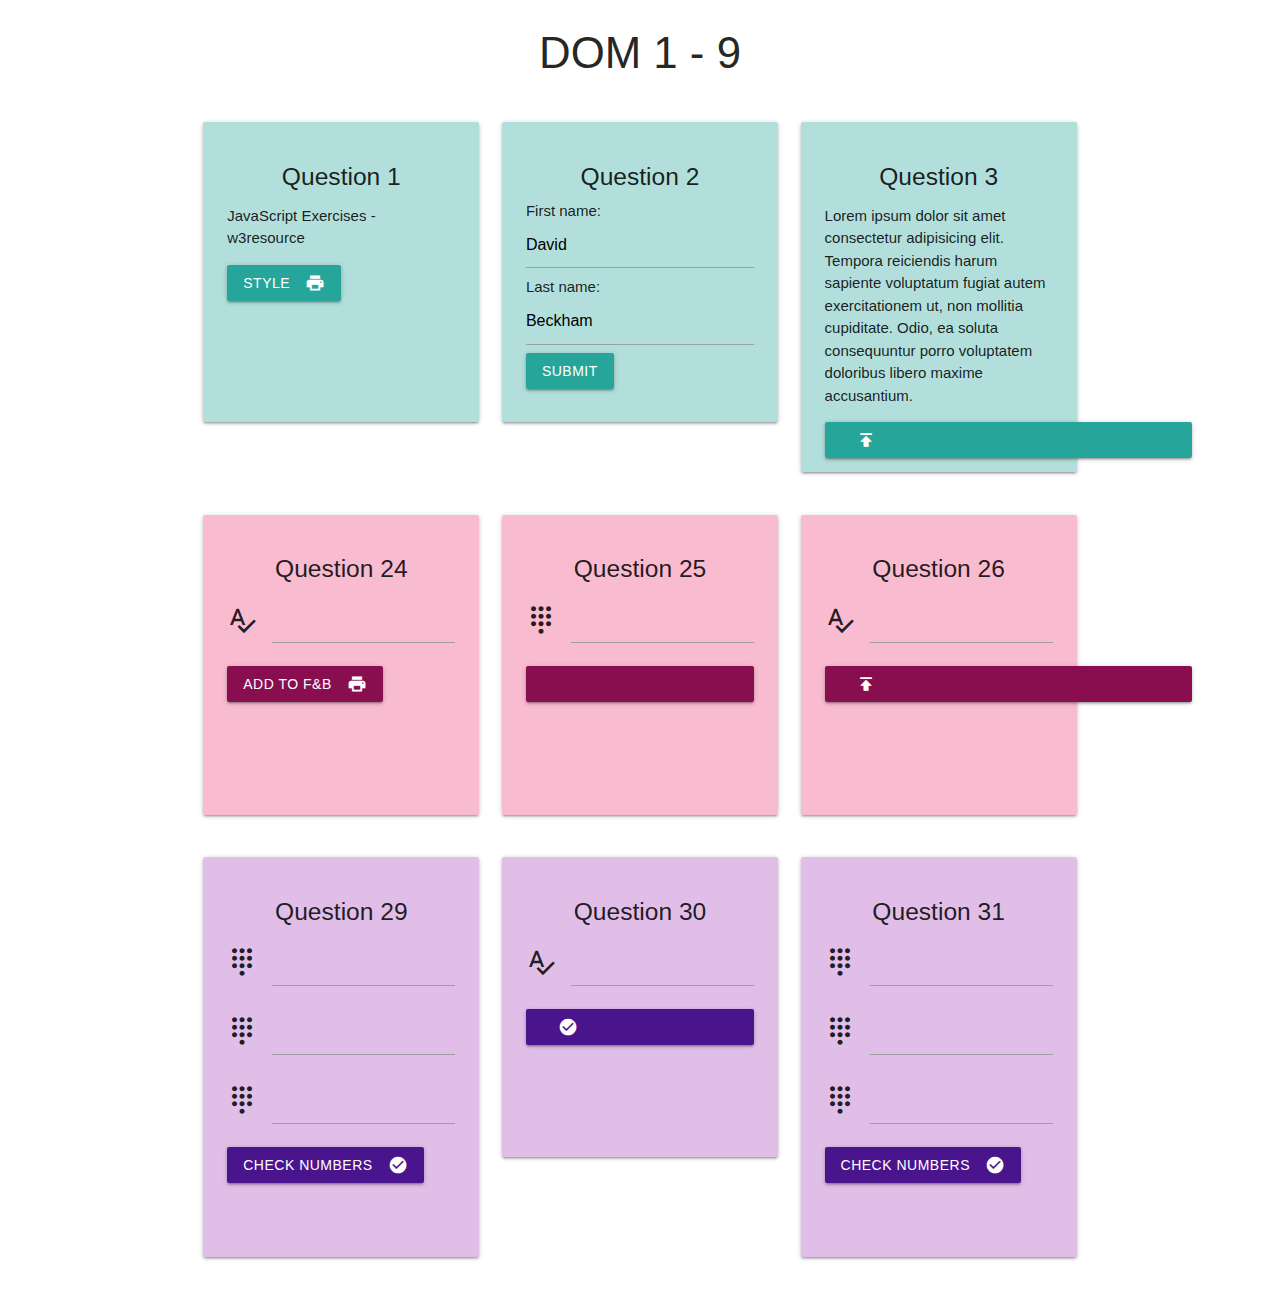
<file: Dom1.html>
<!DOCTYPE html>
<html lang="en">
  <head>
    <meta charset="UTF-8" />
    <meta name="viewport" content="width=device-width, initial-scale=1.0" />
    <title>DOM 1</title>
    <!-- Compiled and minified CSS -->
    <link rel="stylesheet" href="https://cdnjs.cloudflare.com/ajax/libs/materialize/1.0.0/css/materialize.min.css" />
    <link href="https://fonts.googleapis.com/icon?family=Material+Icons" rel="stylesheet" />
    <link rel="stylesheet" href="main.css" />
    <script src="dom1.js" defer></script>
  </head>
  <body>
    <div class="container">
      <div class="row">
        <h3 class="center-align">DOM 1 - 9</h3>
      </div>
      <!-- First row -->
      <div class="row">
        <div class="col s12 m4">
          <div class="card-panel teal lighten-4">
            <div class="center-align">
              <h5 class="card-title">Question 1</span>
            </div>
            <p id ='text'>JavaScript Exercises - w3resource</p> 
            <div>
            <button id="jsstyle"  class="btn waves-effect waves-light" type="submit" name="action">
              Style
              <i class="material-icons right">print</i>
            </button>
            </div>
          </div>
        </div>
        <!-- second card -->
        <div class="col s12 m4">
            <div class="card-panel teal lighten-4">
                <div class="center-align">
                  <h5 class="card-title">Question 2</span>
                </div>
                
                  <form id="form1" action = "#" onsubmit="getFormvalue(); return false">
                    First name: <input type="text" name="fname" value="David"><br>
                    Last name: <input type="text" name="lname" value="Beckham"><br>
                    <input type="submit" value="Submit" class="btn waves-effect waves-light">
                    </form>
               
                
              </div>
        </div>
        <!-- third card -->
        <div class="col s12 m4">
            <div class="card-panel teal lighten-4" style="height: 350px;">
                <div class="center-align">
                  <h5 class="card-title">Question 3</span>
                  </div>
                  <p id="paragraph">Lorem ipsum dolor sit amet consectetur adipisicing elit. Tempora reiciendis harum sapiente voluptatum fugiat autem exercitationem ut, non mollitia cupiditate. Odio, ea soluta consequuntur porro voluptatem doloribus libero maxime accusantium.</p>
                  <button onclick="changeBG()" class="btn waves-effect waves-light" type="submit" name="action">
                    <i class="material-icons right">published_with_changes</i>
                  Change Background Color
                </button>
              </div>
        </div>
      </div>
      <!-- second row -->
      <div class="row">
        <div class="col s12 m4">
          <div class="card-panel pink lighten-4">
            <div class="center-align">
              <h5 class="card-title">Question 24</span>
            </div>
            <div class="input-field">
              <i class="material-icons prefix">spellcheck</i>
              <input id="fbStr" type="text" class="validate" />
            </div>
            <button onclick="addFB()" class="btn waves-effect waves-light pink darken-4" type="submit" name="action">
              add to F&B
              <i class="material-icons right">print</i>
            </button>
            <div id="outFbStr"></div>
          </div>
        </div>
        <!-- second card -->
        <div class="col s12 m4">
            <div class="card-panel pink lighten-4">
                <div class="center-align">
                  <h5 class="card-title">Question 25</span>
                </div>
                <div class="input-field">
                    <i class="material-icons prefix">dialpad</i>
                    <input id="number" type="text" class="validate" />
                  </div>
                <button onclick="divide()" class="btn waves-effect waves-light pink darken-4" type="submit" name="action">
                    <i class="material-icons right">calculate</i>
                  Divsible
                </button>
                <div id="divisible"></div>
              </div>
        </div>
        <!-- third card -->
        <div class="col s12 m4">
            <div class="card-panel pink lighten-4">
                <div class="center-align">
                  <h5 class="card-title">Question 26</span>
                </div>
                <div class="input-field">
                  <i class="material-icons prefix">spellcheck</i>
                  <input id="mainStr" type="text" class="validate" />
                </div>
                
                <button onclick="threeChar()" class="btn waves-effect waves-light pink darken-4" type="submit" name="action">
                    <i class="material-icons right">published_with_changes</i>
                  Swap Letters
                </button>
                <div id="out"></div>
              </div>
        </div>
      </div>
      <!-- third row -->
      <div class="row">
        <div class="col s12 m4">
          <div class="card-panel purple lighten-4" style="height: 400px;">
            <div class="center-align">
              <h5 class="card-title">Question 29</span>
            </div>
            <div class="input-field">
              <i class="material-icons prefix">dialpad</i>
              <input id="num1" type="text" class="validate" />
            </div>
            <div class="input-field">
              <i class="material-icons prefix">dialpad</i>
              <input id="num2" type="text" class="validate" />
            </div>
            <div class="input-field">
              <i class="material-icons prefix">dialpad</i>
              <input id="num3" type="text" class="validate" />
            </div>
            <button onclick="threeNum()" class="btn waves-effect waves-light purple darken-4" type="submit" name="action">
              Check Numbers
              <i class="material-icons right">check_circle</i>
            </button>
            <p id="result"></p>
          </div>
        </div>
        <!-- second card -->
        <div class="col s12 m4">
            <div class="card-panel purple lighten-4">
                <div class="center-align">
                  <h5 class="card-title">Question 30</span>
                </div>
                <div class="input-field">
                    <i class="material-icons prefix">spellcheck</i>
                    <input id="givenStr" type="text" class="validate" />
                  </div>
                <button onclick="checkScript()" class="btn waves-effect waves-light purple darken-4" type="submit" name="action">
                    <i class="material-icons right">check_circle_outline</i>
                  Find Script
                </button>
                <div id="wordScript"></div>
              </div>
        </div>
        <!-- third card -->
        <div class="col s12 m4">
          <div class="card-panel purple lighten-4" style="height: 400px;">
            <div class="center-align">
              <h5 class="card-title">Question 31</span>
            </div>
            <div class="input-field">
              <i class="material-icons prefix">dialpad</i>
              <input id="int1" type="text" class="validate" />
            </div>
            <div class="input-field">
              <i class="material-icons prefix">dialpad</i>
              <input id="int2" type="text" class="validate" />
            </div>
            <div class="input-field">
              <i class="material-icons prefix">dialpad</i>
              <input id="int3" type="text" class="validate" />
            </div>
            <button onclick="threeInt()" class="btn waves-effect waves-light purple darken-4" type="submit" name="action">
              Check Numbers
              <i class="material-icons right">check_circle</i>
            </button>
            <p id="intResult"></p>
          </div>

        </div>
      </div>
    </div>
  </body>
</html>
</file>
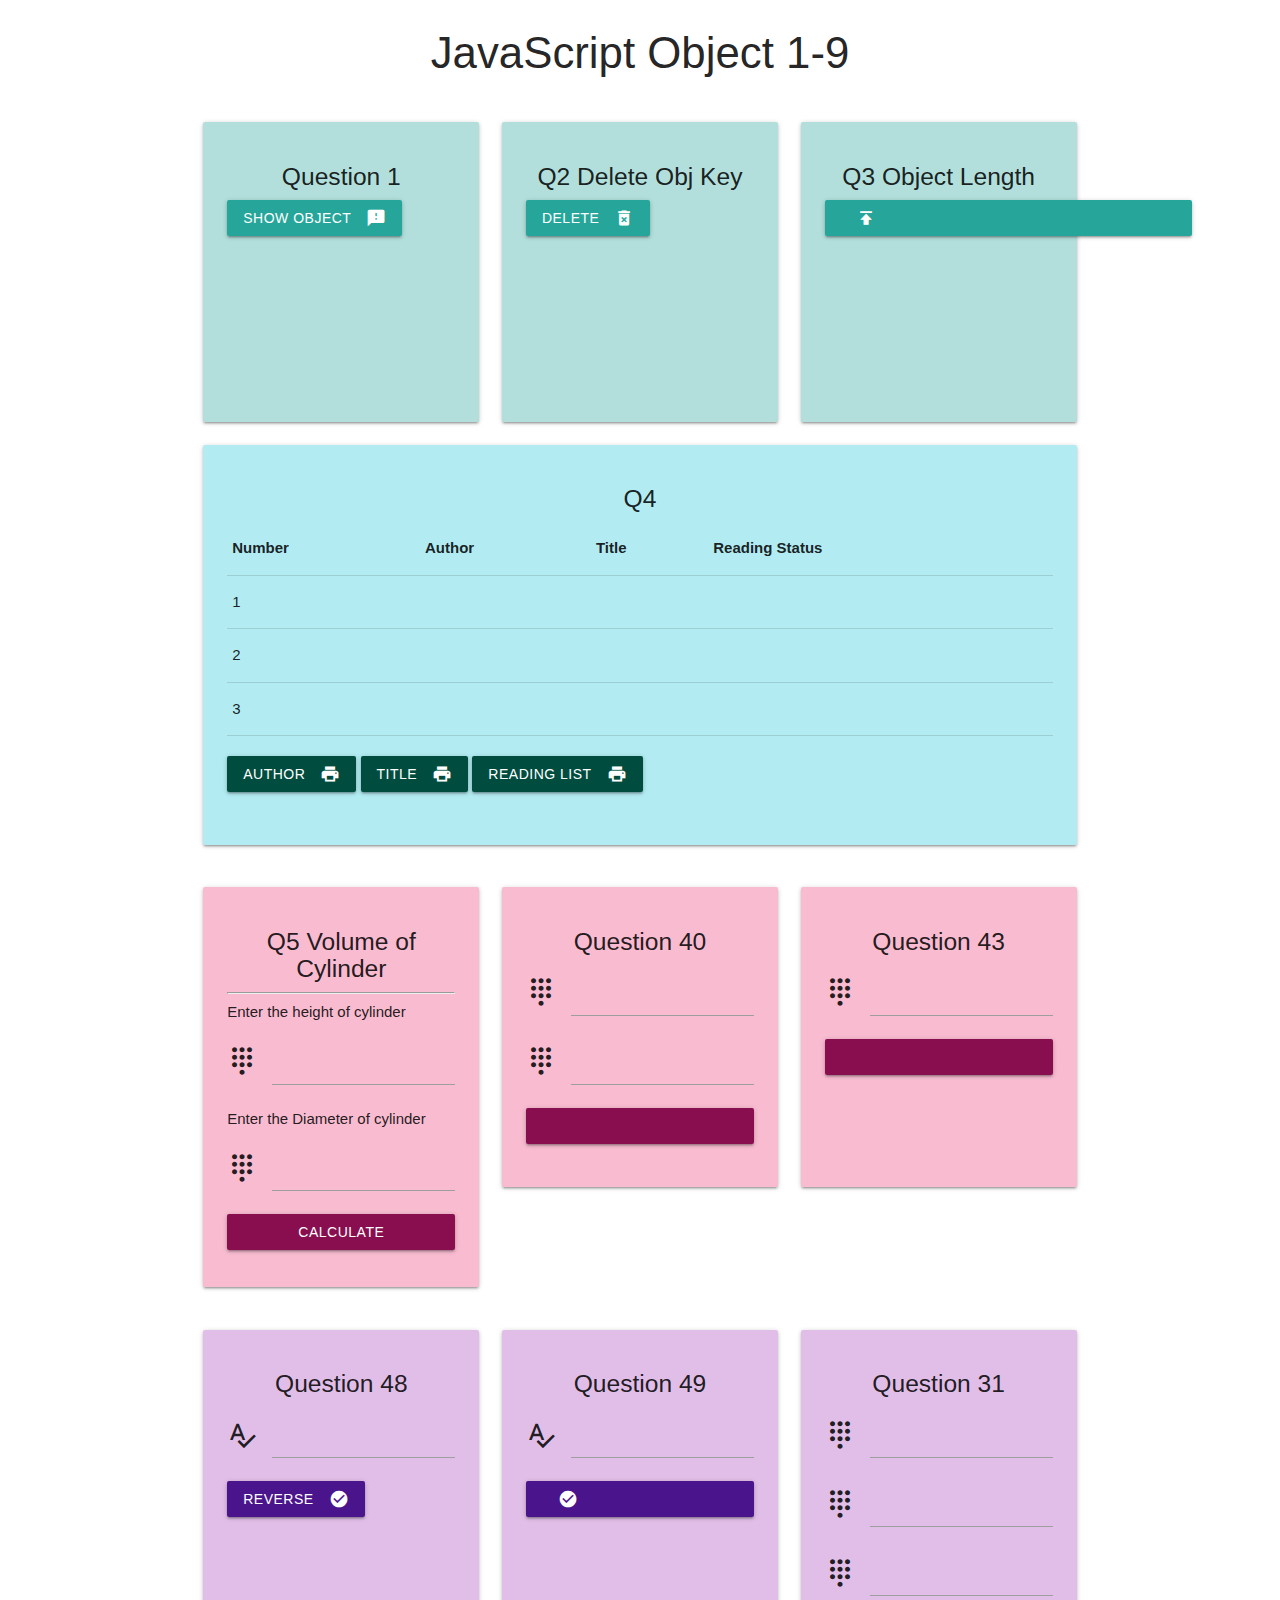
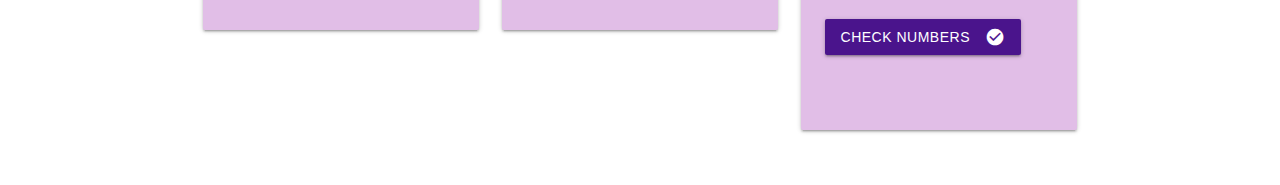
<file: object1.html>
<!DOCTYPE html>
<html lang="en">
  <head>
    <meta charset="UTF-8" />
    <meta name="viewport" content="width=device-width, initial-scale=1.0" />
    <title>Question 20 to 30</title>
    <!-- Compiled and minified CSS -->
    <link rel="stylesheet" href="https://cdnjs.cloudflare.com/ajax/libs/materialize/1.0.0/css/materialize.min.css" />
    <link href="https://fonts.googleapis.com/icon?family=Material+Icons" rel="stylesheet" />
    <link rel="stylesheet" href="main.css" />
    <script src="object1.js" defer></script>
  </head>
  <body>
    <div class="container">
      <div class="row">
        <h3 class="center-align">JavaScript Object 1-9</h3>
      </div>
      <!-- First row -->
      <div class="row">
        <div class="col s12 m4">
          <div class="card-panel teal lighten-4">
            <div class="center-align">
              <h5 class="card-title">Question 1</span>
            </div>
           
            <button onclick="firstObj()" class="btn waves-effect waves-light" type="submit" name="action">
              Show Object
              <i class="material-icons right">feedback</i>
            </button>
            <div id="obj1"></div>
          </div>
        </div>
        <!-- second card -->
        <div class="col s12 m4">
            <div class="card-panel teal lighten-4">
                <div class="center-align">
                  <h5 class="card-title">Q2 Delete Obj Key</span>
                </div>
                <button onclick="delObj()" class="btn waves-effect waves-light" type="submit" name="action">
                    <i class="material-icons right">delete_forever</i>
                  Delete
                </button>
                <div id="obj2"></div>
              </div>
        </div>
        <!-- third card -->
        <div class="col s12 m4">
            <div class="card-panel teal lighten-4">
                <div class="center-align">
                  <h5 class="card-title">Q3 Object Length</span>
                </div>
                <button onclick="obj3()" class="btn waves-effect waves-light" type="submit" name="action">
                    <i class="material-icons right">published_with_changes</i>Length of Object
                
                </button>
                <div id="obj3"></div>
              </div>
        </div>
        <!-- Q4 Row -->
        <div class="row">
          
            <div class="col s12 m12">
              <div class="card-panel cyan lighten-4" style="height: 400px;">
                <div class="center-align">
                  <h5 class="card-title">Q4</span>
                </div>
                <table>
                  <thead>
                    <tr>
                        <th>Number</th>
                        <th>Author</th>
                        <th>Title</th>
                        <th>Reading Status</th>
                    </tr>
                  </thead>
          
                  <tbody>
                    <tr>
                      <td>1</td>
                      <td class="A"></td>
                      <td class="T"></td>
                      <td class="RL"></td>
                    </tr>
                    <tr>
                      <td>2</td>
                      <td class="A"></td>
                      <td class="T"></td>
                      <td class="RL"></td>
                    </tr>
                    <tr>
                      <td>3</td>
                      <td class="A"></td>
                      <td class="T"></td>
                      <td class="RL"></td>
                    </tr>
                  </tbody>
                </table>
                <button id="Author" class="btn waves-effect waves-light teal darken-4" type="submit" name="action" style="margin-top: 20px;">
                    Author
                    <i class="material-icons right">print</i>
                </button>
                <button id="Title" class="btn waves-effect waves-light teal darken-4" type="submit" name="action" style="margin-top: 20px;">
                  Title
                  <i class="material-icons right">print</i>
              </button>
              <button id="ReadingList" class=" waves-effect waves-light btn teal darken-4" type="submit" name="action" style="margin-top: 20px;">
                Reading List
                <i class="material-icons right">print</i>
            </button>
              </div>
              </div>
        </div>
      
      <!-- Third row -->
      <div class="row">
        <div class="col s12 m4">
          <div class="card-panel pink lighten-4" style="height: 400px;">
            <div class="center-align">
              <h5 class="card-title">Q5 Volume of Cylinder</span>
            </div>
            <hr>
            Enter the height of cylinder
            <div class="input-field">
              <i class="material-icons prefix">dialpad</i>
              <input id="height" type="text" class="validate" />
            </div>
            Enter the Diameter of cylinder
            <div class="input-field">
              <i class="material-icons prefix">dialpad</i>
              <input id="diameter" type="text" class="validate" />
            </div>
            <button id="cylander" class="btn waves-effect waves-light pink darken-4" type="submit" name="action">
            Calculate              
            <i class="material-icons right">calculate</i>
            </button>
            <div id="cylanderVol"></div>
          </div>
        </div>
        <!-- second card -->
        <div class="col s12 m4">
            <div class="card-panel pink lighten-4">
                <div class="center-align">
                  <h5 class="card-title">Question 40</span>
                </div>
                <div class="input-field">
                    <i class="material-icons prefix">dialpad</i>
                    <input id="number1" type="text" class="validate" />
                  </div>
                <div class="input-field">
                    <i class="material-icons prefix">dialpad</i>
                    <input id="number2" type="text" class="validate" />
                  </div>
                <button onclick="eight()" class="btn waves-effect waves-light pink darken-4" type="submit" name="action">
                    <i class="material-icons right">calculate</i>
                  Find Magic
                </button>
                <div id="outEight"></div>
              </div>
        </div>
        <!-- third card -->
        <div class="col s12 m4">
            <div class="card-panel pink lighten-4">
                <div class="center-align">
                  <h5 class="card-title">Question 43</span>
                </div>
                <div class="input-field">
                  <i class="material-icons prefix">dialpad</i>
                  <input id="mainInt" type="text" class="validate" />
                </div>
                
                <button onclick="rightmost()" class="btn waves-effect waves-light pink darken-4" type="submit" name="action">
                    <i class="material-icons right">calculate</i>
                  Last Digit
                </button>
                <div id="outInt"></div>
              </div>
        </div>
      </div>
      <!-- third row -->
      <div class="row">
        <div class="col s12 m4">
          <div class="card-panel purple lighten-4" >
            <div class="center-align">
              <h5 class="card-title">Question 48</span>
            </div>
            <div class="input-field">
              <i class="material-icons prefix">spellcheck</i>
              <input id="inputStr" type="text" class="validate" />
            </div>
            <button onclick="reverse()" class="btn waves-effect waves-light purple darken-4" type="submit" name="action">
              Reverse
              <i class="material-icons right">check_circle</i>
            </button>
            <p id="outputStr"></p>
          </div>
        </div>
        <!-- second card -->
        <div class="col s12 m4">
            <div class="card-panel purple lighten-4">
                <div class="center-align">
                  <h5 class="card-title">Question 49</span>
                </div>
                <div class="input-field">
                    <i class="material-icons prefix">spellcheck</i>
                    <input id="charin" type="text" class="validate" />
                  </div>
                <button onclick="nextLetter()" class="btn waves-effect waves-light purple darken-4" type="submit" name="action">
                    <i class="material-icons right">check_circle_outline</i>
                  Find Script
                </button>
                <div id="charout"></div>
              </div>
        </div>
        <!-- third card -->
        <div class="col s12 m4">
          <div class="card-panel purple lighten-4" style="height: 400px;">
            <div class="center-align">
              <h5 class="card-title">Question 31</span>
            </div>
            <div class="input-field">
              <i class="material-icons prefix">dialpad</i>
              <input id="int1" type="text" class="validate" />
            </div>
            <div class="input-field">
              <i class="material-icons prefix">dialpad</i>
              <input id="int2" type="text" class="validate" />
            </div>
            <div class="input-field">
              <i class="material-icons prefix">dialpad</i>
              <input id="int3" type="text" class="validate" />
            </div>
            <button onclick="threeInt()" class="btn waves-effect waves-light purple darken-4" type="submit" name="action">
              Check Numbers
              <i class="material-icons right">check_circle</i>
            </button>
            <p id="intResult"></p>
          </div>

        </div>
      </div>
    </div>
  </body>
</html>
</file>
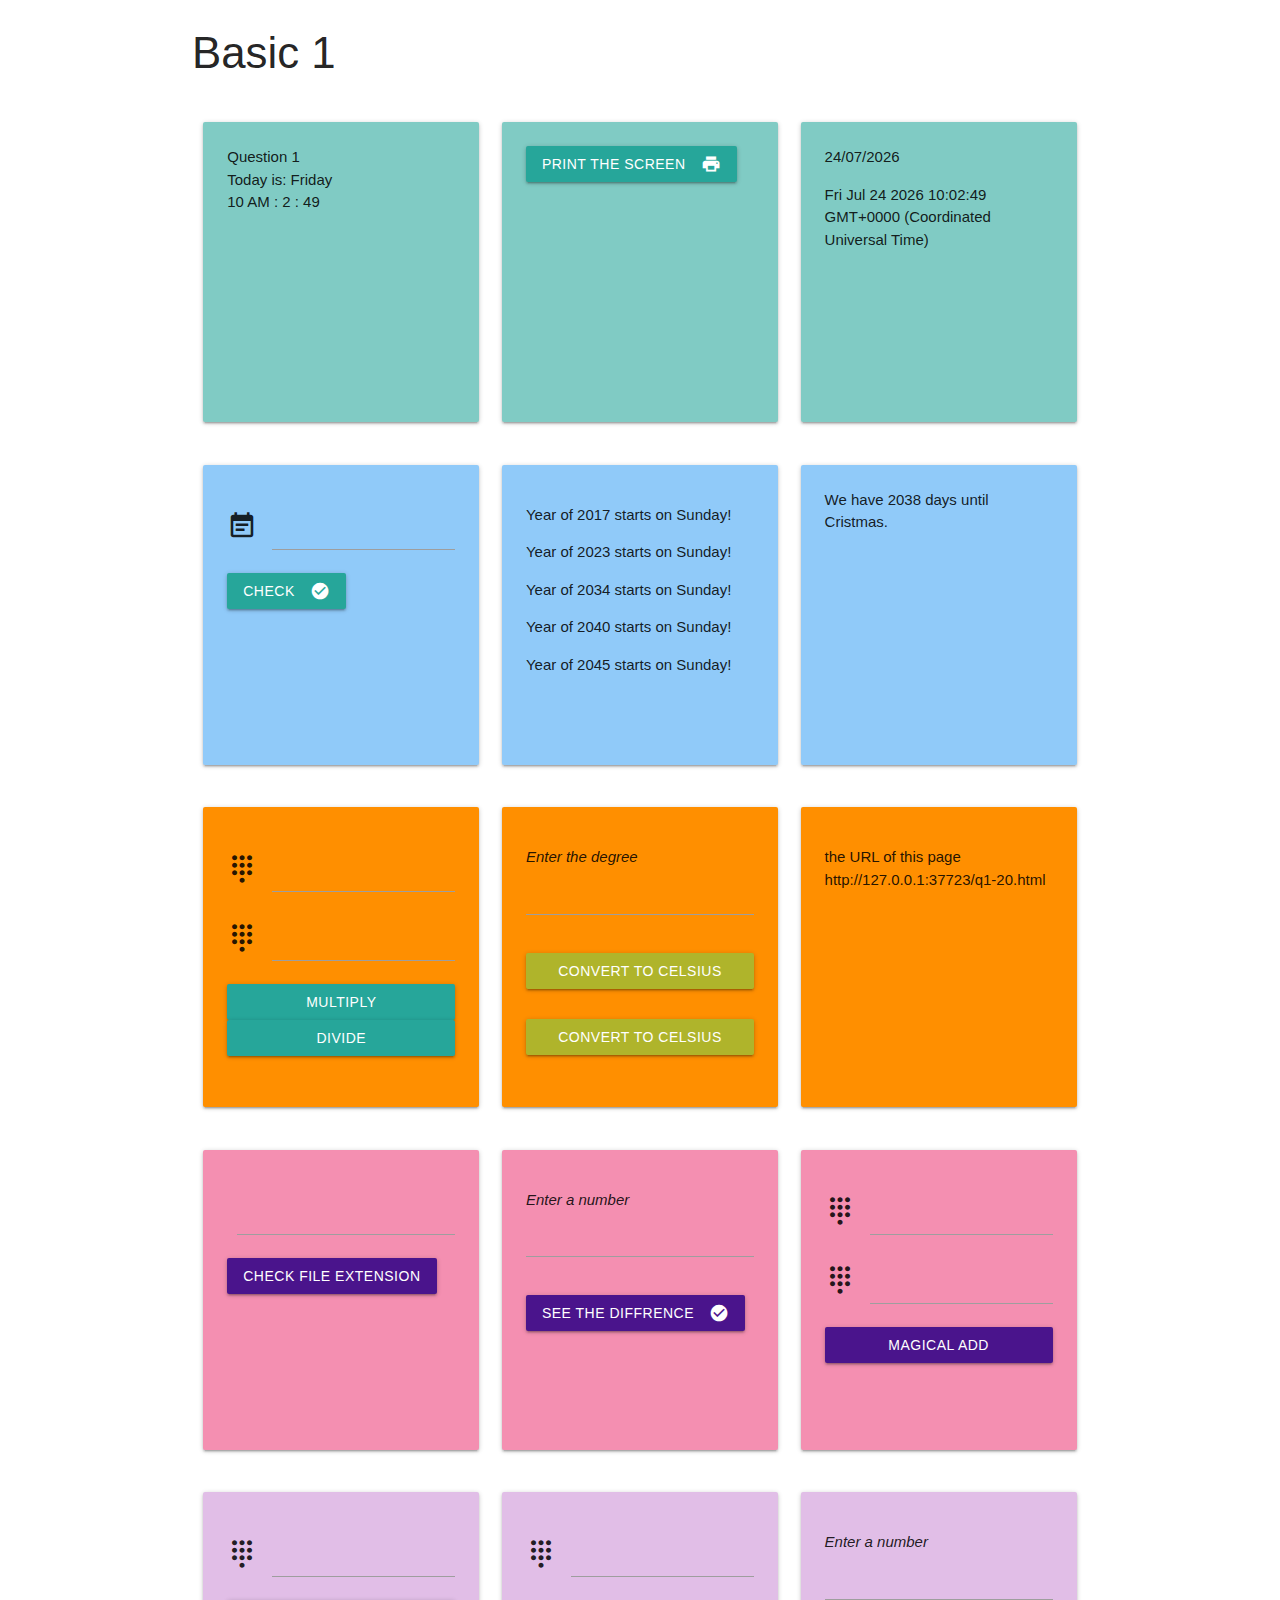
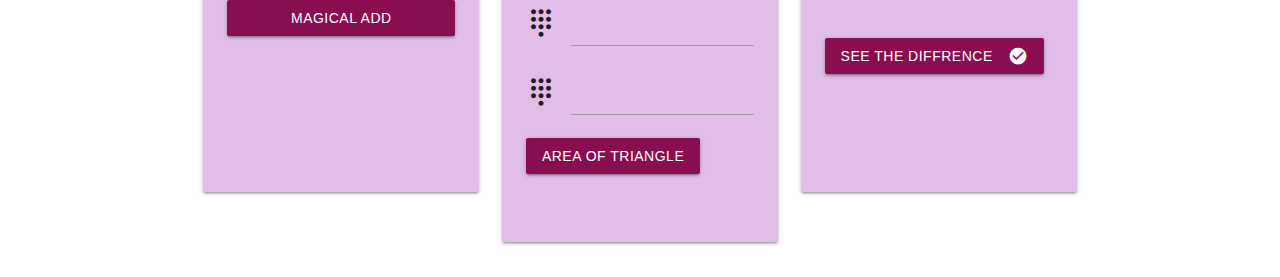
<file: q1-20.html>
<!DOCTYPE html>
<html lang="en">
  <head>
    <meta charset="UTF-8" />
    <meta name="viewport" content="width=device-width, initial-scale=1.0" />
    <title>W3 Exercise - Basic</title>
    <!-- Compiled and minified CSS -->
    <link rel="stylesheet" href="https://cdnjs.cloudflare.com/ajax/libs/materialize/1.0.0/css/materialize.min.css" />
    <link href="https://fonts.googleapis.com/icon?family=Material+Icons" rel="stylesheet" />
    <link rel="stylesheet" href="main.css">
  </head>
  <body>
    <div class="container">
      <div class="row">
        <h3>Basic 1</h3>
      </div>
      <!-- First row -->
      <div class="row">
        <div class="col s12 m4">
          <div class="card-panel teal lighten-3">
            <span class="card-title">Question 1</span>
            <div id="q1"></div>
            <div id="q1b"></div>
          </div>
        </div>
        <!-- second card -->
        <div class="col s12 m4">
          <div class="card-panel teal lighten-3">
            <button id="q2" class="btn waves-effect waves-light" type="submit" name="action">
              print the screen
              <i class="material-icons right">print</i>
            </button>
          </div>
        </div>
        <!-- third card -->
        <div class="col s12 m4">
          <div class="card-panel teal lighten-3">
            <div id="q3"></div>
          </div>
        </div>
      </div>
      <!-- second row -->
      <div class="row">
        <div class="col s12 m4">
          <div class="card-panel blue lighten-3">
            <div class="input-field">
              <i class="material-icons prefix">event_note</i>
              <input id="year" type="text" class="validate" />
              <!-- <label>Enter year</label> -->
            </div>
            <!-- <input type="text" id="year" /> -->
            <!-- <button onclick="leapYear()">Enter</button> -->
            <button onclick="leapYear()" class="btn waves-effect waves-light" type="submit" name="action">
              Check
              <i class="material-icons right">check_circle</i>
            </button>
            <span id="span"></span>
          </div>
        </div>
        <!-- second card -->
        <div class="col s12 m4">
          <div class="card-panel blue lighten-3">
            <div id="q7"></div>
          </div>
        </div>
        <!-- third card -->
        <div class="col s12 m4">
          <div class="card-panel blue lighten-3">
            <div id="q9"></div>
          </div>
        </div>
      </div>
      <!-- third row -->
      <div class="row">
        <div class="col s12 m4">
          <div class="card-panel amber darken-3">
            <div class="input-field">
              <i class="material-icons prefix">dialpad</i>
              <input id="num1" type="text" class="validate" />
            </div>
            <div class="input-field">
              <i class="material-icons prefix">dialpad</i>
              <input id="num2" type="text" class="validate" />
              <!-- <label>Enter year</label> -->
            </div>
            <!-- <input type="text" id="year" /> -->
            <!-- <button onclick="leapYear()">Enter</button> -->
            <button onclick="multiply()" class="btn waves-effect waves-light" type="submit" name="action">
              Multiply
              <i class="material-icons right">calculate</i>
            </button>
            <button onclick="divide()" class="btn waves-effect waves-light" type="submit" name="action">
              Divide
              <i class="material-icons right">calculate</i>
            </button>
            <span id="calResult"></span>
          </div>
        </div>
        <!-- second card -->
        <div class="col s12 m4">
          <div class="card-panel amber darken-3">
            <div class="row">
              <div class="input-field col s12">
                <i clfass="material-icons prefix">Enter the degree</i>
                <input type="text" id="degree" class="autocomplete" />
              </div>
              <div class="input-field col s12">
                <button
                  onclick="Celsius()"
                  class="btn waves-effect waves-light lime darken-2"
                  type="submit"
                  name="action"
                >
                  Convert to Celsius
                  <i class="material-icons right">ac_unit</i>
                </button>
              </div>
              <div class="input-field col s12">
                <button
                  onclick="Fahrenheit()"
                  class="btn waves-effect waves-light lime darken-2"
                  type="submit"
                  name="action"
                >
                  Convert to Celsius
                  <i class="material-icons right">ac_unit</i>
                </button>
              </div>
              <div id="outputDegree"></div>
            </div>
          </div>
        </div>
        <!-- third card -->
        <div class="col s12 m4">
          <div class="card-panel amber darken-3">
            <div id="q12"></div>
          </div>
        </div>
      </div>
      <!-- fourth row -->
      <div class="row">
        <div class="col s12 m4">
          <div class="card-panel pink lighten-3">
            <form action="">
              <div class="file-field input-field">
                <input type="file" />
                <!-- <div class="btn purple darken-4">
                  <span>File</span>
                </div> -->
                <div class="file-path-wrapper">
                  <input class="file-path validate" type="text" id="file" />
                </div>
              </div>
              <button class="btn purple darken-4" type="button" onclick="checkFile()">Check File Extension</button>
            </form>
            <div id="extResult"></div>
          </div>
        </div>
        <!-- second card -->
        <div class="col s12 m4">
          <div class="card-panel pink lighten-3">
            <div class="row">
              <div class="input-field col s12">
                <i clfass="material-icons prefix">Enter a number</i>
                <input type="text" class="autocomplete" id="thirteen" />
              </div>
              <div class="input-field col s12">
                <button
                  onclick="CheckTo13()"
                  class="btn waves-effect waves-light purple darken-4"
                  type="button"
                  name="action"
                >
                  See the Diffrence
                  <i class="material-icons right">check_circle</i>
                </button>
              </div>

              <div id="to13"></div>
            </div>
          </div>
        </div>
        <!-- third card -->
        <div class="col s12 m4">
          <div class="card-panel pink lighten-3">
            
              <div class="input-field">
                <i class="material-icons prefix">dialpad</i>
                <input id="n1" type="text" class="validate" />
              </div>
              <div class="input-field">
                <i class="material-icons prefix">dialpad</i>
                <input id="n2" type="text" class="validate" />
                <!-- <label>Enter year</label> -->
              </div>
              <!-- <input type="text" id="year" /> -->
              <!-- <button onclick="leapYear()">Enter</button> -->
              <button onclick="magicAdd()" class="btn waves-effect waves-light purple darken-4" type="submit" name="action">
                Magical Add
                <i class="material-icons right">calculate</i>
              </button>
              
              <div id="q16"></div>
            </div>
          </div>
        </div>
        
        <!-- fifth row -->
        <div class="row">
          <!-- First Card -->
          <div class="col s12 m4">
            <div class="card-panel purple lighten-4">
                <div class="input-field">
                  <i class="material-icons prefix">dialpad</i>
                  <input id="number" type="text" class="validate" />
                </div>
                <button onclick="addNinteen()" class="btn waves-effect waves-light pink darken-4" type="submit" name="action">
                  Magical Add
                  <i class="material-icons right">calculate</i>
                </button>
                             
                <div id="ninteenRes"></div>
              </div>
            </div>
            <!-- Second Card -->
          <div class="col s12 m4">
          <div class="card-panel purple lighten-4" style="height: 350px !important;">
            <form action="">
              
              <div class="input-field">
                <i class="material-icons prefix">dialpad</i>
                <input id="side1" type="text" class="validate" />
              </div>
              <div class="input-field">
                <i class="material-icons prefix">dialpad</i>
                <input id="side2" type="text" class="validate" />
              </div>
              <div class="input-field">
                <i class="material-icons prefix">dialpad</i>
                <input id="side3" type="text" class="validate" />
              </div>
              <button class="btn pink darken-4" type="button" onclick="triArea()">Area of Triangle</button>
            </form>
            <div id="resultArea"></div>
          </div>
        </div>
        <!-- Third card -->
        <div class="col s12 m4">
          <div class="card-panel purple lighten-4">
            <div class="row">
              <div class="input-field col s12">
                <i clfass="material-icons prefix">Enter a number</i>
                <input type="text" class="autocomplete" />
              </div>
              <div class="input-field col s12">
                <button
                  onclick=""
                  class="btn waves-effect waves-light pink darken-4"
                  type="button"
                  name="action"
                >
                  See the Diffrence
                  <i class="material-icons right">check_circle</i>
                </button>
              </div>

              <div></div>
            </div>
          </div>
        </div>
        
        </div>
      </div>
    </div>

    <script src="q1-20.js"></script>
    <!-- Compiled and minified JavaScript -->
    <script src="https://cdnjs.cloudflare.com/ajax/libs/materialize/1.0.0/js/materialize.min.js"></script>
  </body>
</html>
</file>
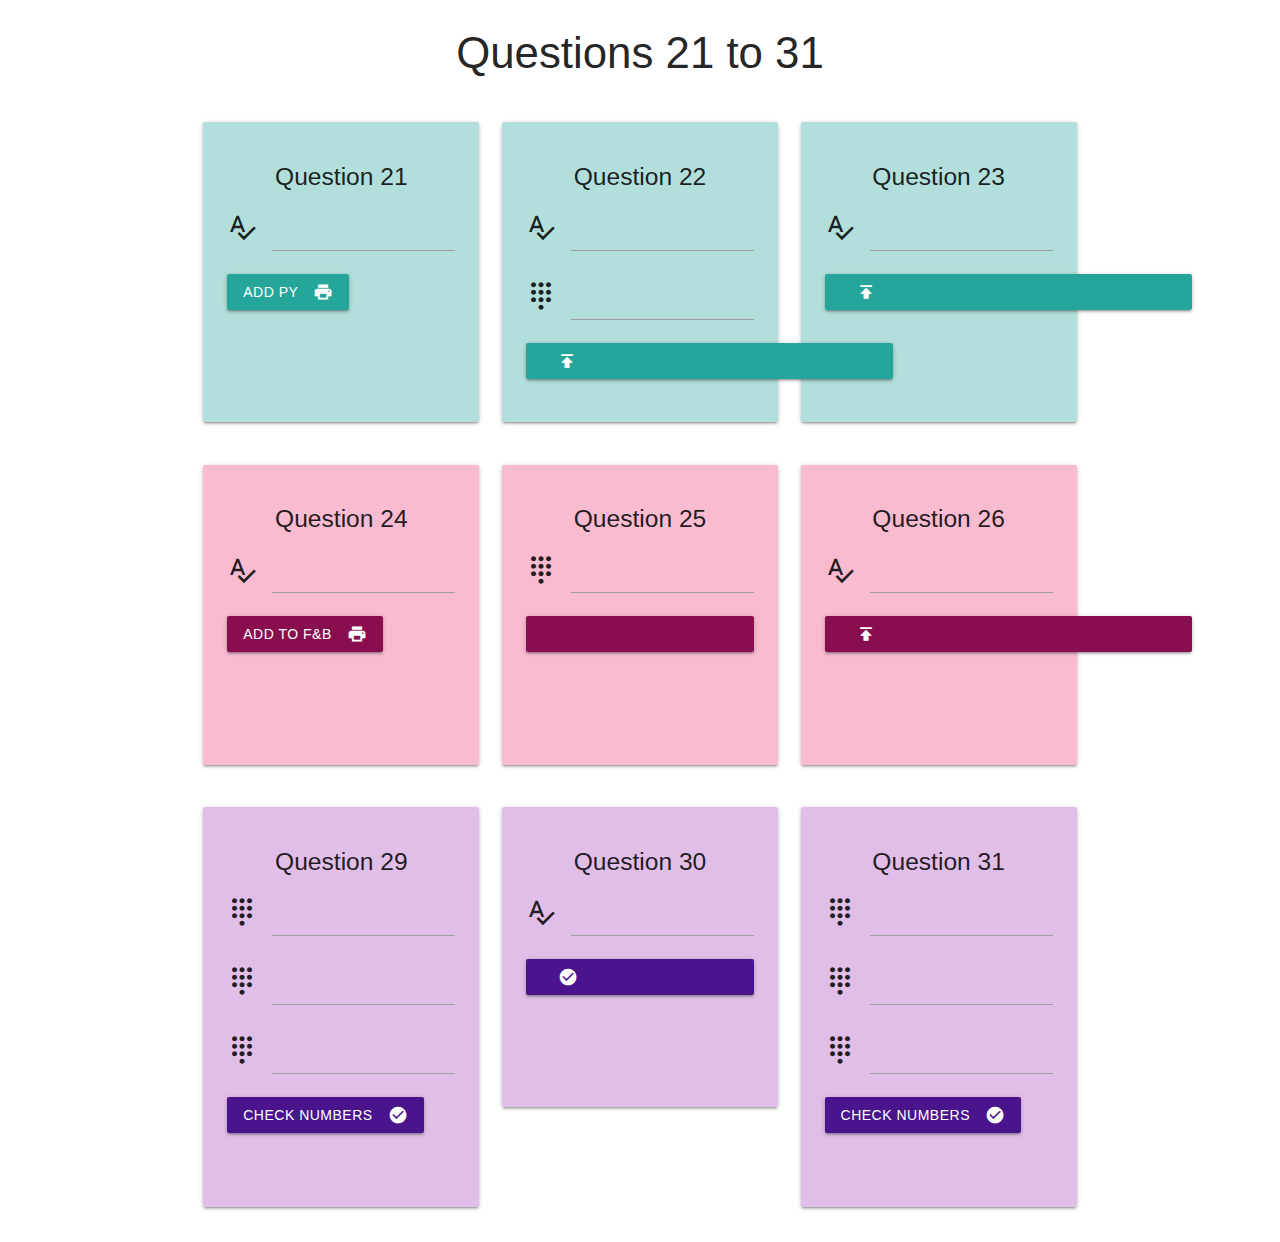
<file: q20-30.html>
<!DOCTYPE html>
<html lang="en">
  <head>
    <meta charset="UTF-8" />
    <meta name="viewport" content="width=device-width, initial-scale=1.0" />
    <title>Question 20 to 30</title>
    <!-- Compiled and minified CSS -->
    <link rel="stylesheet" href="https://cdnjs.cloudflare.com/ajax/libs/materialize/1.0.0/css/materialize.min.css" />
    <link href="https://fonts.googleapis.com/icon?family=Material+Icons" rel="stylesheet" />
    <link rel="stylesheet" href="main.css" />
    <script src="q20-30.js" defer></script>
  </head>
  <body>
    <div class="container">
      <div class="row">
        <h3 class="center-align">Questions 21 to 31</h3>
      </div>
      <!-- First row -->
      <div class="row">
        <div class="col s12 m4">
          <div class="card-panel teal lighten-4">
            <div class="center-align">
              <h5 class="card-title">Question 21</span>
            </div>
            <div class="input-field">
              <i class="material-icons prefix">spellcheck</i>
              <input id="string" type="text" class="validate" />
            </div>
            <button onclick="addPy()" class="btn waves-effect waves-light" type="submit" name="action">
              add Py
              <i class="material-icons right">print</i>
            </button>
            <div id="outStr"></div>
          </div>
        </div>
        <!-- second card -->
        <div class="col s12 m4">
            <div class="card-panel teal lighten-4">
                <div class="center-align">
                  <h5 class="card-title">Question 22</span>
                </div>
                <div class="input-field">
                  <i class="material-icons prefix">spellcheck</i>
                  <input id="word" type="text" class="validate" />
                </div>
                <div class="input-field">
                    <i class="material-icons prefix">dialpad</i>
                    <input id="position" type="text" class="validate" />
                  </div>
                <button onclick="deleteChar()" class="btn waves-effect waves-light" type="submit" name="action">
                    <i class="material-icons right">published_with_changes</i>
                  Remove Character
                </button>
                <div id="newStr"></div>
              </div>
        </div>
        <!-- third card -->
        <div class="col s12 m4">
            <div class="card-panel teal lighten-4">
                <div class="center-align">
                  <h5 class="card-title">Question 23</span>
                </div>
                <div class="input-field">
                  <i class="material-icons prefix">spellcheck</i>
                  <input id="userWord" type="text" class="validate" />
                </div>
                
                <button onclick="swapStr()" class="btn waves-effect waves-light" type="submit" name="action">
                    <i class="material-icons right">published_with_changes</i>
                  Swap Letters
                </button>
                <div id="resStr"></div>
              </div>
        </div>
      </div>
      <!-- second row -->
      <div class="row">
        <div class="col s12 m4">
          <div class="card-panel pink lighten-4">
            <div class="center-align">
              <h5 class="card-title">Question 24</span>
            </div>
            <div class="input-field">
              <i class="material-icons prefix">spellcheck</i>
              <input id="fbStr" type="text" class="validate" />
            </div>
            <button onclick="addFB()" class="btn waves-effect waves-light pink darken-4" type="submit" name="action">
              add to F&B
              <i class="material-icons right">print</i>
            </button>
            <div id="outFbStr"></div>
          </div>
        </div>
        <!-- second card -->
        <div class="col s12 m4">
            <div class="card-panel pink lighten-4">
                <div class="center-align">
                  <h5 class="card-title">Question 25</span>
                </div>
                <div class="input-field">
                    <i class="material-icons prefix">dialpad</i>
                    <input id="number" type="text" class="validate" />
                  </div>
                <button onclick="divide()" class="btn waves-effect waves-light pink darken-4" type="submit" name="action">
                    <i class="material-icons right">calculate</i>
                  Divsible
                </button>
                <div id="divisible"></div>
              </div>
        </div>
        <!-- third card -->
        <div class="col s12 m4">
            <div class="card-panel pink lighten-4">
                <div class="center-align">
                  <h5 class="card-title">Question 26</span>
                </div>
                <div class="input-field">
                  <i class="material-icons prefix">spellcheck</i>
                  <input id="mainStr" type="text" class="validate" />
                </div>
                
                <button onclick="threeChar()" class="btn waves-effect waves-light pink darken-4" type="submit" name="action">
                    <i class="material-icons right">published_with_changes</i>
                  Swap Letters
                </button>
                <div id="out"></div>
              </div>
        </div>
      </div>
      <!-- third row -->
      <div class="row">
        <div class="col s12 m4">
          <div class="card-panel purple lighten-4" style="height: 400px;">
            <div class="center-align">
              <h5 class="card-title">Question 29</span>
            </div>
            <div class="input-field">
              <i class="material-icons prefix">dialpad</i>
              <input id="num1" type="text" class="validate" />
            </div>
            <div class="input-field">
              <i class="material-icons prefix">dialpad</i>
              <input id="num2" type="text" class="validate" />
            </div>
            <div class="input-field">
              <i class="material-icons prefix">dialpad</i>
              <input id="num3" type="text" class="validate" />
            </div>
            <button onclick="threeNum()" class="btn waves-effect waves-light purple darken-4" type="submit" name="action">
              Check Numbers
              <i class="material-icons right">check_circle</i>
            </button>
            <p id="result"></p>
          </div>
        </div>
        <!-- second card -->
        <div class="col s12 m4">
            <div class="card-panel purple lighten-4">
                <div class="center-align">
                  <h5 class="card-title">Question 30</span>
                </div>
                <div class="input-field">
                    <i class="material-icons prefix">spellcheck</i>
                    <input id="givenStr" type="text" class="validate" />
                  </div>
                <button onclick="checkScript()" class="btn waves-effect waves-light purple darken-4" type="submit" name="action">
                    <i class="material-icons right">check_circle_outline</i>
                  Find Script
                </button>
                <div id="wordScript"></div>
              </div>
        </div>
        <!-- third card -->
        <div class="col s12 m4">
          <div class="card-panel purple lighten-4" style="height: 400px;">
            <div class="center-align">
              <h5 class="card-title">Question 31</span>
            </div>
            <div class="input-field">
              <i class="material-icons prefix">dialpad</i>
              <input id="int1" type="text" class="validate" />
            </div>
            <div class="input-field">
              <i class="material-icons prefix">dialpad</i>
              <input id="int2" type="text" class="validate" />
            </div>
            <div class="input-field">
              <i class="material-icons prefix">dialpad</i>
              <input id="int3" type="text" class="validate" />
            </div>
            <button onclick="threeInt()" class="btn waves-effect waves-light purple darken-4" type="submit" name="action">
              Check Numbers
              <i class="material-icons right">check_circle</i>
            </button>
            <p id="intResult"></p>
          </div>

        </div>
      </div>
    </div>
  </body>
</html>
</file>
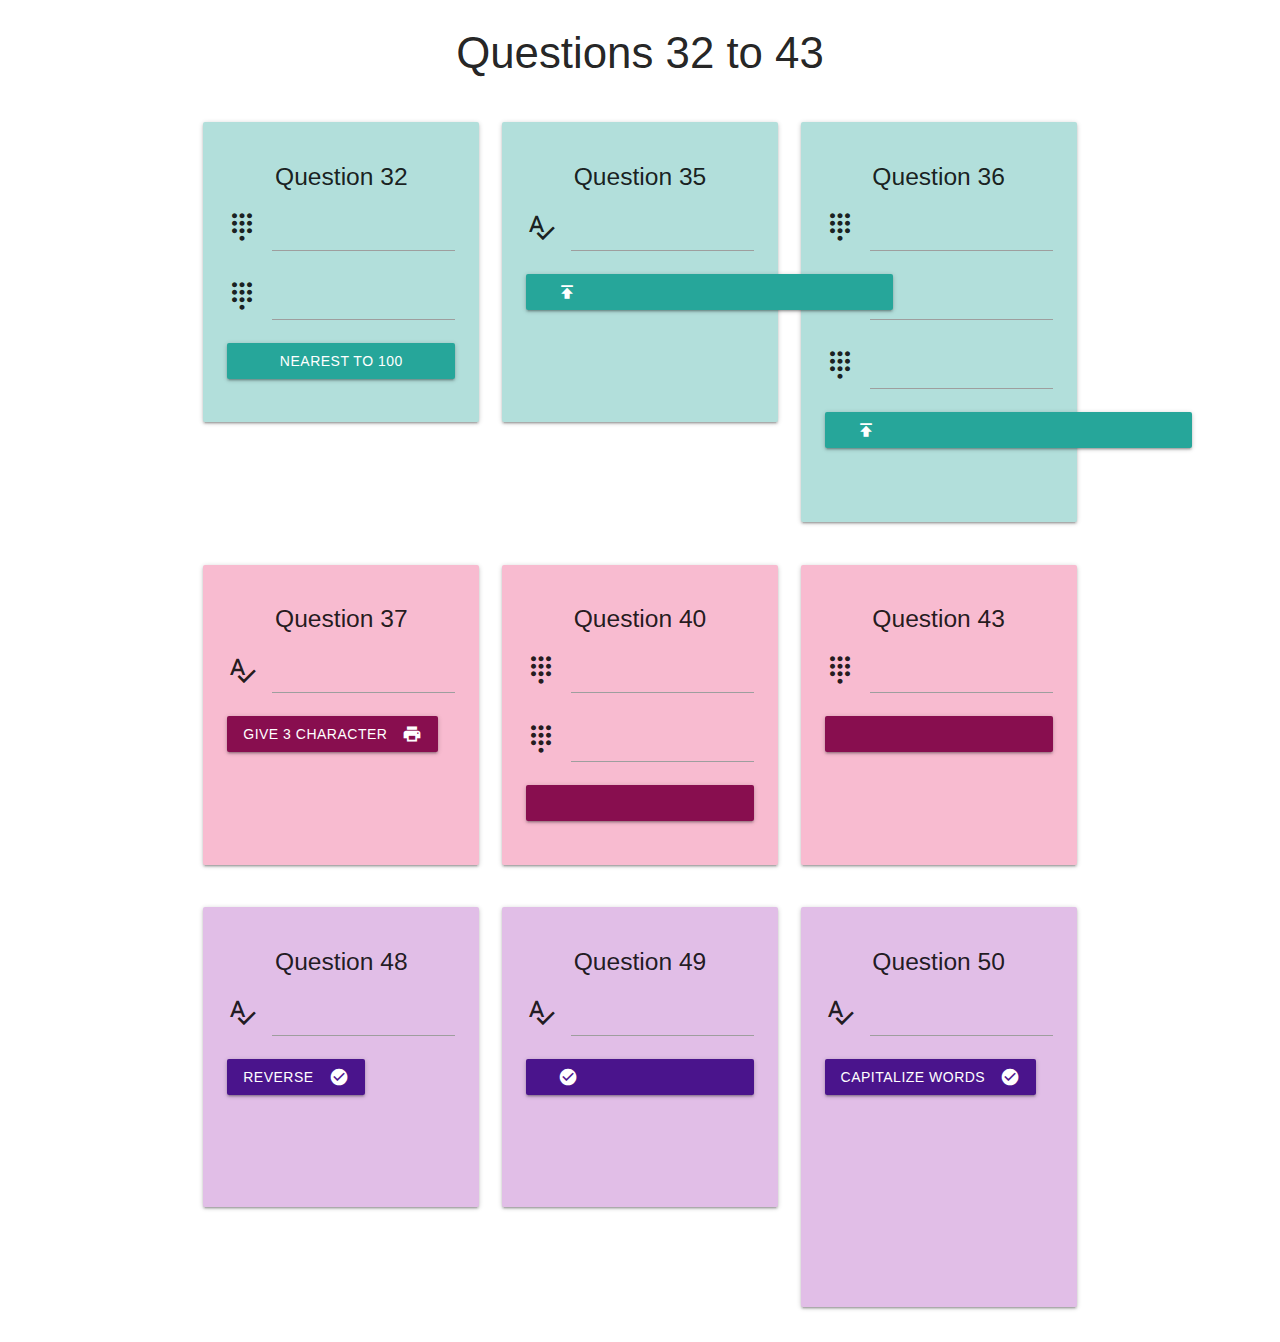
<file: q32-43.html>
<!DOCTYPE html>
<html lang="en">
  <head>
    <meta charset="UTF-8" />
    <meta name="viewport" content="width=device-width, initial-scale=1.0" />
    <title>Question 20 to 30</title>
    <!-- Compiled and minified CSS -->
    <link rel="stylesheet" href="https://cdnjs.cloudflare.com/ajax/libs/materialize/1.0.0/css/materialize.min.css" />
    <link href="https://fonts.googleapis.com/icon?family=Material+Icons" rel="stylesheet" />
    <link rel="stylesheet" href="main.css" />
    <script src="q32-43.js" defer></script>
  </head>
  <body>
    <div class="container">
      <div class="row">
        <h3 class="center-align">Questions 32 to 43</h3>
      </div>
      <!-- First row -->
      <div class="row">
        <div class="col s12 m4">
          <div class="card-panel teal lighten-4">
            <div class="center-align">
              <h5 class="card-title">Question 32</span>
            </div>
            <div class="input-field">
              <i class="material-icons prefix">dialpad</i>
              <input id="num1" type="text" class="validate" />
            </div>
            <div class="input-field">
                <i class="material-icons prefix">dialpad</i>
                <input id="num2" type="text" class="validate" />
              </div>
            <button onclick="Nearest()" class="btn waves-effect waves-light" type="submit" name="action">
              Nearest to 100
              <i class="material-icons right">calculate</i>
            </button>
            <div id="close"></div>
          </div>
        </div>
        <!-- second card -->
        <div class="col s12 m4">
            <div class="card-panel teal lighten-4">
                <div class="center-align">
                  <h5 class="card-title">Question 35</span>
                </div>
                <div class="input-field">
                  <i class="material-icons prefix">spellcheck</i>
                  <input id="myStr" type="text" class="validate" />
                </div>
               
                <button onclick="charExist()" class="btn waves-effect waves-light" type="submit" name="action">
                    <i class="material-icons right">published_with_changes</i>
                  Check Char
                </button>
                <div id="outStr"></div>
              </div>
        </div>
        <!-- third card -->
        <div class="col s12 m4">
            <div class="card-panel teal lighten-4" style="height: 400px;">
                <div class="center-align">
                  <h5 class="card-title">Question 36</span>
                </div>
                <div class="input-field">
                  <i class="material-icons prefix">dialpad</i>
                  <input id="firstNum" type="text" class="validate" />
                </div>
                <div class="input-field">
                  <i class="material-icons prefix">dialpad</i>
                  <input id="SecNum" type="text" class="validate" />
                </div>
                <div class="input-field">
                  <i class="material-icons prefix">dialpad</i>
                  <input id="ThirdNum" type="text" class="validate" />
                </div>
                
                <button onclick="lastDigit()" class="btn waves-effect waves-light" type="submit" name="action">
                    <i class="material-icons right">published_with_changes</i>
                  Last Digit Match
                </button>
                <div id="msg"></div>
              </div>
        </div>
      </div>
      <!-- second row -->
      <div class="row">
        <div class="col s12 m4">
          <div class="card-panel pink lighten-4">
            <div class="center-align">
              <h5 class="card-title">Question 37</span>
            </div>
            <div class="input-field">
              <i class="material-icons prefix">spellcheck</i>
              <input id="given" type="text" class="validate" />
            </div>
            <button onclick="threeChar()" class="btn waves-effect waves-light pink darken-4" type="submit" name="action">
              Give 3 Character
              <i class="material-icons right">print</i>
            </button>
            <div id="out3Char"></div>
          </div>
        </div>
        <!-- second card -->
        <div class="col s12 m4">
            <div class="card-panel pink lighten-4">
                <div class="center-align">
                  <h5 class="card-title">Question 40</span>
                </div>
                <div class="input-field">
                    <i class="material-icons prefix">dialpad</i>
                    <input id="number1" type="text" class="validate" />
                  </div>
                <div class="input-field">
                    <i class="material-icons prefix">dialpad</i>
                    <input id="number2" type="text" class="validate" />
                  </div>
                <button onclick="eight()" class="btn waves-effect waves-light pink darken-4" type="submit" name="action">
                    <i class="material-icons right">calculate</i>
                  Find Magic
                </button>
                <div id="outEight"></div>
              </div>
        </div>
        <!-- third card -->
        <div class="col s12 m4">
            <div class="card-panel pink lighten-4">
                <div class="center-align">
                  <h5 class="card-title">Question 43</span>
                </div>
                <div class="input-field">
                  <i class="material-icons prefix">dialpad</i>
                  <input id="mainInt" type="text" class="validate" />
                </div>
                
                <button onclick="rightmost()" class="btn waves-effect waves-light pink darken-4" type="submit" name="action">
                    <i class="material-icons right">calculate</i>
                  Last Digit
                </button>
                <div id="outInt"></div>
              </div>
        </div>
      </div>
      <!-- third row -->
      <div class="row">
        <div class="col s12 m4">
          <div class="card-panel purple lighten-4" >
            <div class="center-align">
              <h5 class="card-title">Question 48</span>
            </div>
            <div class="input-field">
              <i class="material-icons prefix">spellcheck</i>
              <input id="inputStr" type="text" class="validate" />
            </div>
            <button onclick="reverse()" class="btn waves-effect waves-light purple darken-4" type="submit" name="action">
              Reverse
              <i class="material-icons right">check_circle</i>
            </button>
            <p id="outputStr"></p>
          </div>
        </div>
        <!-- second card -->
        <div class="col s12 m4">
            <div class="card-panel purple lighten-4">
                <div class="center-align">
                  <h5 class="card-title">Question 49</span>
                </div>
                <div class="input-field">
                    <i class="material-icons prefix">spellcheck</i>
                    <input id="strin" type="text" class="validate" />
                  </div>
                <button onclick="increaseDigit()" class="btn waves-effect waves-light purple darken-4" type="submit" name="action">
                    <i class="material-icons right">check_circle_outline</i>
                  Increase Digit
                </button>
                <div id="strout"></div>
              </div>
        </div>
        <!-- third card -->
        <div class="col s12 m4">
          <div class="card-panel purple lighten-4" style="height: 400px;">
            <div class="center-align">
              <h5 class="card-title">Question 50</span>
            </div>
            <div class="input-field">
              <i class="material-icons prefix">spellcheck</i>
              <input id="sentence" type="text" class="validate" />
            </div>
            <button onclick="capitalize()" class="btn waves-effect waves-light purple darken-4" type="submit" name="action">
              Capitalize Words
              <i class="material-icons right">check_circle</i>
            </button>
            <p id="outSen"></p>
          </div>

        </div>
      </div>
    </div>
  </body>
</html>
</file>
<file: main.css>
.card-panel {
  height: 300px;
}
</file>
